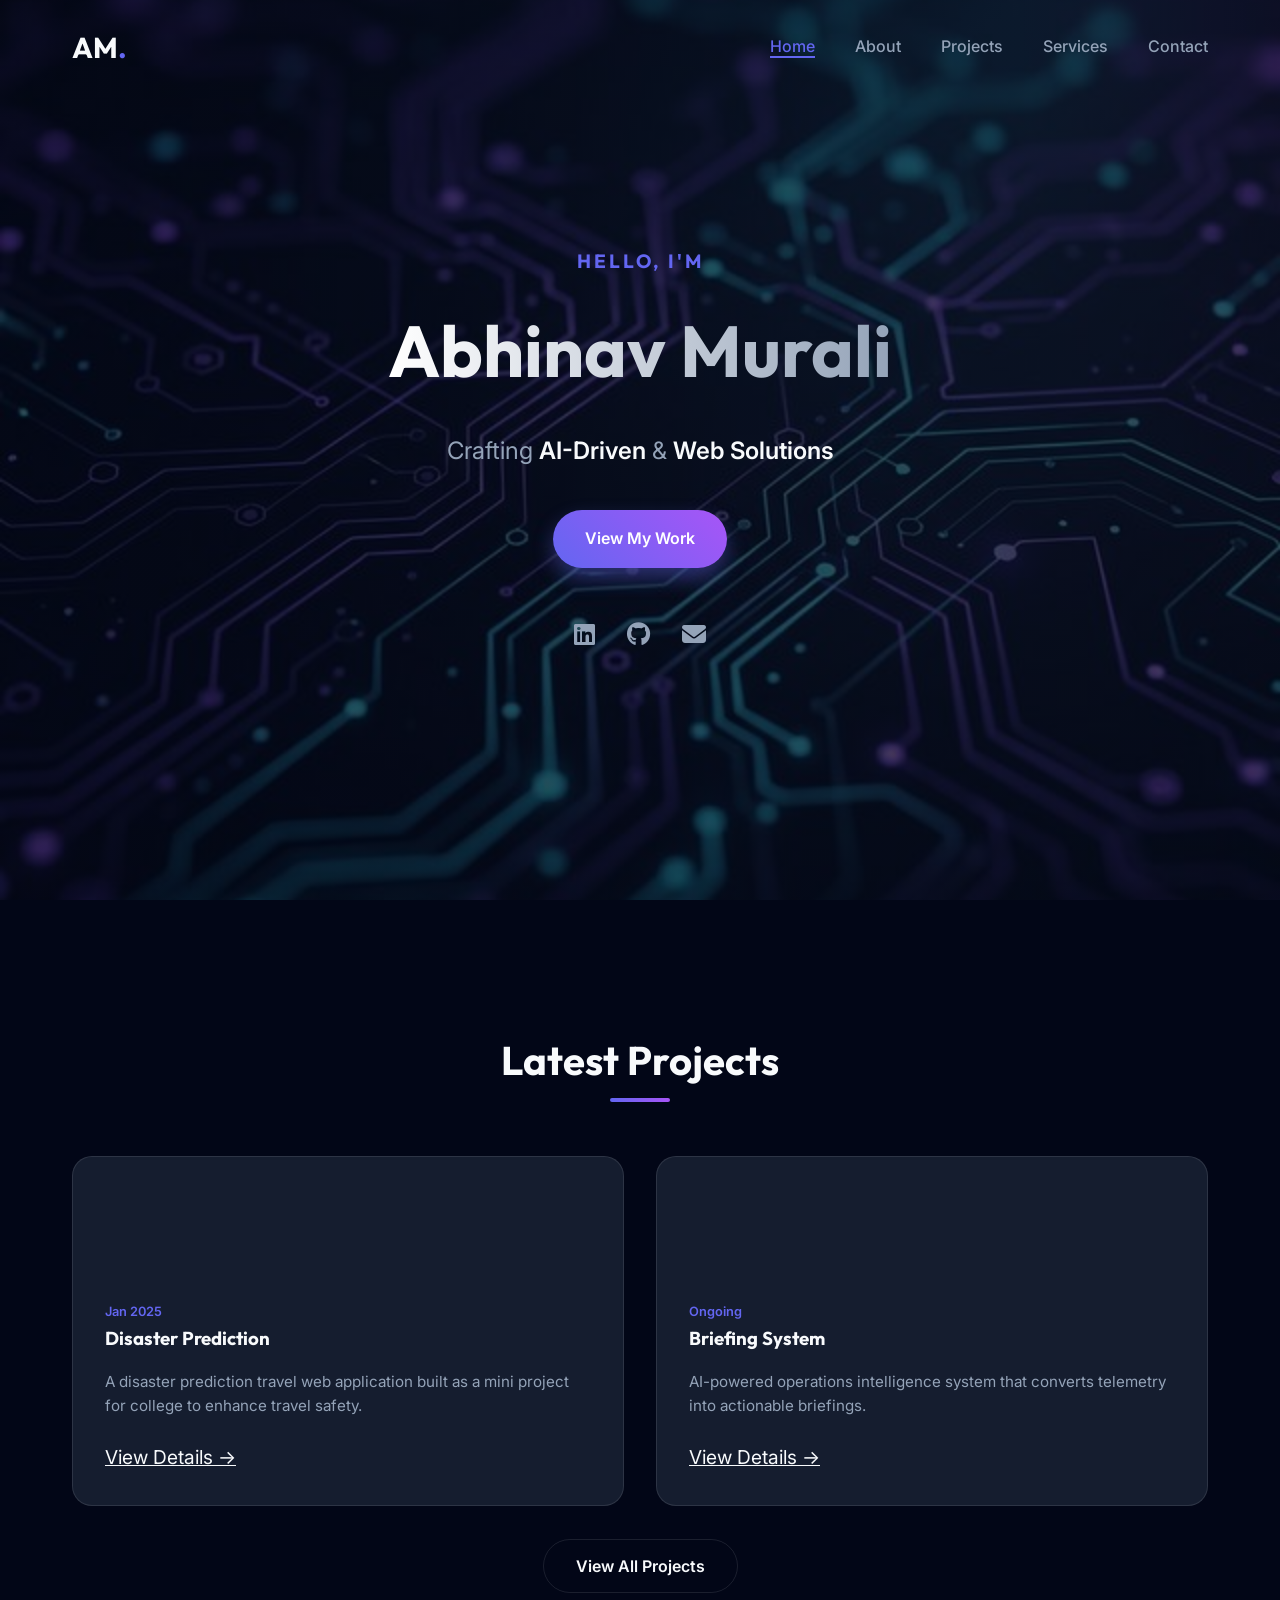
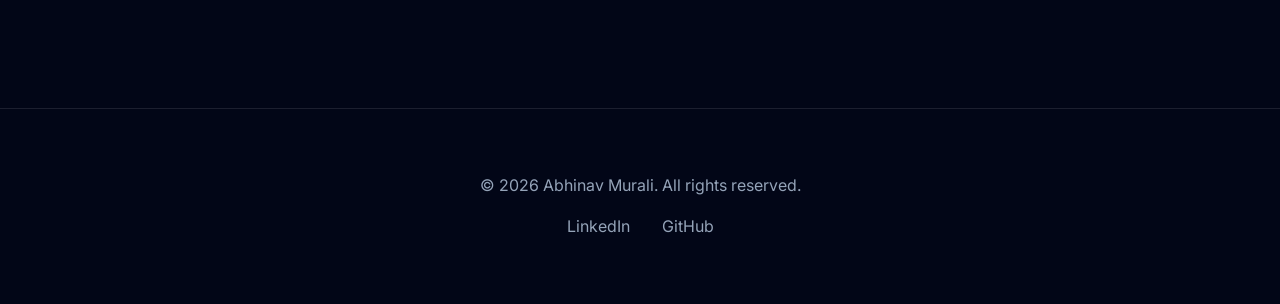
<file: index.html>
<!DOCTYPE html>
<html lang="en">
<head>
    <meta charset="UTF-8">
    <meta name="viewport" content="width=device-width, initial-scale=1.0">
    <title>Abhinav Murali | AI & Web Developer Portfolio</title>
    <meta name="description" content="Portfolio of Abhinav Murali, a BTech IT student specializing in AI-driven and web-based applications.">
    
    <!-- Google Fonts -->
    <link rel="preconnect" href="https://fonts.googleapis.com">
    <link rel="preconnect" href="https://fonts.gstatic.com" crossorigin>
    <link href="https://fonts.googleapis.com/css2?family=Inter:wght@300;400;600;700&family=Outfit:wght@300;400;600;700&display=swap" rel="stylesheet">
    
    <!-- Font Awesome for Icons -->
    <link rel="stylesheet" href="https://cdnjs.cloudflare.com/ajax/libs/font-awesome/6.4.0/css/all.min.css">
    
    <link rel="stylesheet" href="style.css">
</head>
<body>
    <!-- Navigation -->
    <nav id="navbar">
        <div class="nav-container">
            <a href="index.html" class="logo">AM<span>.</span></a>
            <ul class="nav-links">
                <li><a href="index.html" class="active">Home</a></li>
                <li><a href="about.html">About</a></li>
                <li><a href="projects.html">Projects</a></li>
                <li><a href="services.html">Services</a></li>
                <li><a href="contact.html">Contact</a></li>
            </ul>
            <div class="menu-btn" id="menu-btn">
                <i class="fas fa-bars"></i>
            </div>
        </div>
    </nav>

    <!-- Hero Section -->
    <section id="home" class="hero">
        <div class="hero-content reveal active">
            <h2 class="greeting">Hello, I'm</h2>
            <h1 class="name">Abhinav Murali</h1>
            <p class="tagline">Crafting <span class="highlight">AI-Driven</span> & <span class="highlight">Web Solutions</span></p>
            <div class="hero-btns">
                <a href="projects.html" class="btn primary">View My Work</a>
            </div>
            <div class="social-icons">
                <a href="https://www.linkedin.com/in/abhinav-murali-97431627b/" target="_blank"><i class="fab fa-linkedin"></i></a>
                <a href="https://github.com/Abhinav0016" target="_blank"><i class="fab fa-github"></i></a>
                <a href="mailto:abhinavmurali010@gmail.com"><i class="fas fa-envelope"></i></a>
            </div>
        </div>
    </section>

    <!-- Project Highlights -->
    <section class="section">
        <div class="container">
            <h2 class="section-title reveal">Latest Projects</h2>
            <div class="projects-grid reveal">
                <!-- Project 1: Disaster Prediction -->
                <div class="project-card">
                    <div class="project-content">
                        <span class="date">Jan 2025</span>
                        <h3>Disaster Prediction</h3>
                        <p>A disaster prediction travel web application built as a mini project for college to enhance travel safety.</p>
                        <div class="project-links">
                            <a href="projects.html" class="btn-text">View Details →</a>
                        </div>
                    </div>
                </div>
                <!-- Project 2: Briefing System -->
                <div class="project-card">
                    <div class="project-content">
                        <span class="date">Ongoing</span>
                        <h3>Briefing System</h3>
                        <p>AI-powered operations intelligence system that converts telemetry into actionable briefings.</p>
                        <div class="project-links">
                            <a href="projects.html" class="btn-text">View Details →</a>
                        </div>
                    </div>
                </div>
            </div>
            <div style="text-align: center; margin-top: 3rem;">
                <a href="projects.html" class="btn secondary">View All Projects</a>
            </div>
        </div>
    </section>

    <footer>
        <div class="container">
            <p>&copy; 2026 Abhinav Murali. All rights reserved.</p>
            <div class="footer-links">
                <a href="https://www.linkedin.com/in/abhinav-murali-97431627b/" target="_blank">LinkedIn</a>
                <a href="https://github.com/Abhinav0016" target="_blank">GitHub</a>
            </div>
        </div>
    </footer>

    <script src="script.js"></script>
</body>
</html>
</file>
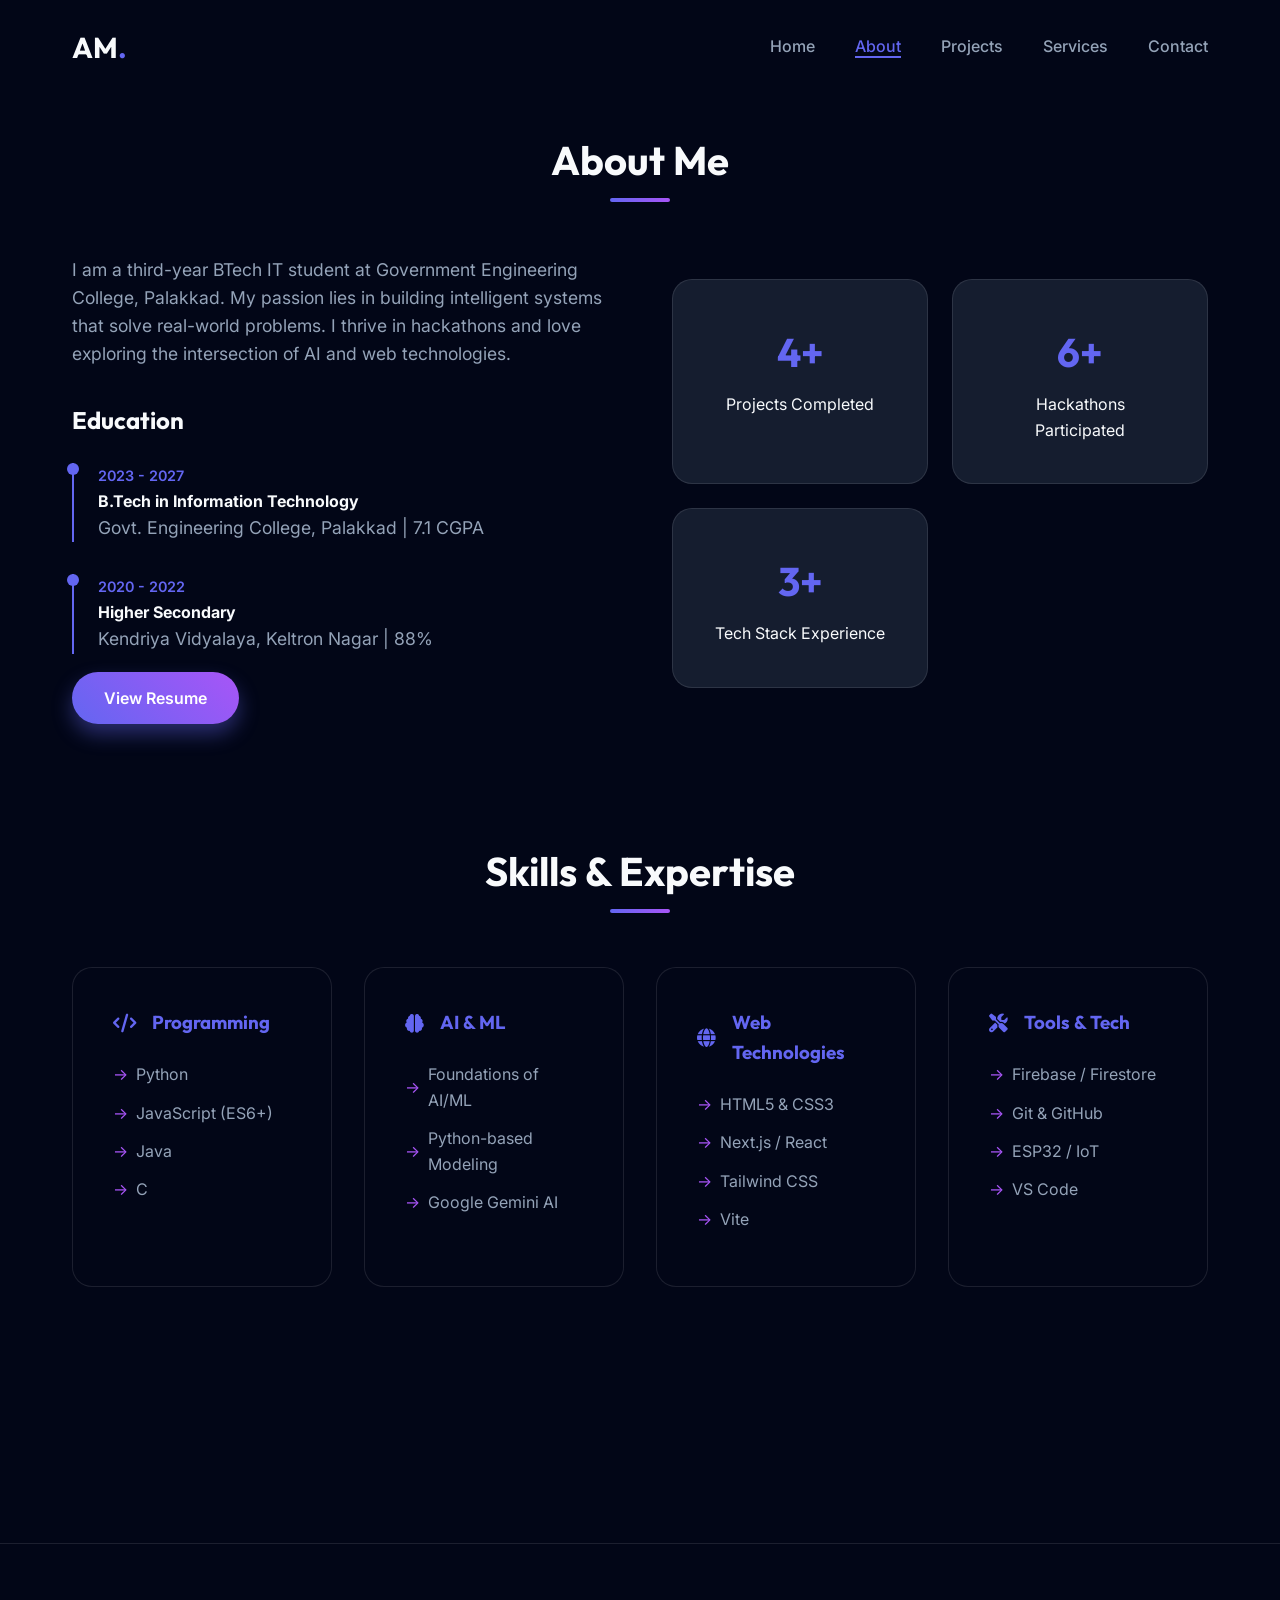
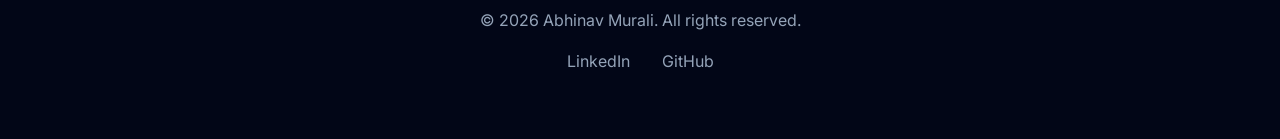
<file: about.html>
<!DOCTYPE html>
<html lang="en">
<head>
    <meta charset="UTF-8">
    <meta name="viewport" content="width=device-width, initial-scale=1.0">
    <title>About Me | Abhinav Murali</title>
    <link rel="preconnect" href="https://fonts.googleapis.com">
    <link rel="preconnect" href="https://fonts.gstatic.com" crossorigin>
    <link href="https://fonts.googleapis.com/css2?family=Inter:wght@300;400;600;700&family=Outfit:wght@300;400;600;700&display=swap" rel="stylesheet">
    <link rel="stylesheet" href="https://cdnjs.cloudflare.com/ajax/libs/font-awesome/6.4.0/css/all.min.css">
    <link rel="stylesheet" href="style.css">
</head>
<body>
    <nav id="navbar" class="scrolled">
        <div class="nav-container">
            <a href="index.html" class="logo">AM<span>.</span></a>
            <ul class="nav-links">
                <li><a href="index.html">Home</a></li>
                <li><a href="about.html" class="active">About</a></li>
                <li><a href="projects.html">Projects</a></li>
                <li><a href="services.html">Services</a></li>
                <li><a href="contact.html">Contact</a></li>
            </ul>
            <div class="menu-btn" id="menu-btn">
                <i class="fas fa-bars"></i>
            </div>
        </div>
    </nav>

    <section class="section">
        <div class="container">
            <h2 class="section-title reveal active">About Me</h2>
            <div class="about-grid reveal active">
                <div class="about-text">
                    <p>I am a third-year BTech IT student at Government Engineering College, Palakkad. My passion lies in building intelligent systems that solve real-world problems. I thrive in hackathons and love exploring the intersection of AI and web technologies.</p>
                    <div class="education">
                        <h3>Education</h3>
                        <div class="edu-item">
                            <span class="year">2023 - 2027</span>
                            <h4>B.Tech in Information Technology</h4>
                            <p>Govt. Engineering College, Palakkad | 7.1 CGPA</p>
                        </div>
                        <div class="edu-item">
                            <span class="year">2020 - 2022</span>
                            <h4>Higher Secondary</h4>
                            <p>Kendriya Vidyalaya, Keltron Nagar | 88%</p>
                        </div>
                    </div>
                    <div style="margin-top: 2rem;">
                        <a href="https://drive.google.com/file/d/1JMq1tOqPVP0mp_X1qbvv4ELvA2TukQdi/view?usp=sharing" target="_blank" class="btn primary">View Resume</a>
                    </div>
                </div>
                <div class="about-stats">
                    <div class="stat-card">
                        <h3>4+</h3>
                        <p>Projects Completed</p>
                    </div>
                    <div class="stat-card">
                        <h3>6+</h3>
                        <p>Hackathons Participated</p>
                    </div>
                    <div class="stat-card">
                        <h3>3+</h3>
                        <p>Tech Stack Experience</p>
                    </div>
                </div>
            </div>

            <div class="skills-section section">
                <h2 class="section-title reveal">Skills & Expertise</h2>
                <div class="skills-grid reveal">
                    <div class="skill-category">
                        <h3><i class="fas fa-code"></i> Programming</h3>
                        <ul>
                            <li>Python</li>
                            <li>JavaScript (ES6+)</li>
                            <li>Java</li>
                            <li>C</li>
                        </ul>
                    </div>
                    <div class="skill-category">
                        <h3><i class="fas fa-brain"></i> AI & ML</h3>
                        <ul>
                            <li>Foundations of AI/ML</li>
                            <li>Python-based Modeling</li>
                            <li>Google Gemini AI</li>
                        </ul>
                    </div>
                    <div class="skill-category">
                        <h3><i class="fas fa-globe"></i> Web Technologies</h3>
                        <ul>
                            <li>HTML5 & CSS3</li>
                            <li>Next.js / React</li>
                            <li>Tailwind CSS</li>
                            <li>Vite</li>
                        </ul>
                    </div>
                    <div class="skill-category">
                        <h3><i class="fas fa-tools"></i> Tools & Tech</h3>
                        <ul>
                            <li>Firebase / Firestore</li>
                            <li>Git & GitHub</li>
                            <li>ESP32 / IoT</li>
                            <li>VS Code</li>
                        </ul>
                    </div>
                </div>
            </div>
        </div>
    </section>

    <footer>
        <div class="container">
            <p>&copy; 2026 Abhinav Murali. All rights reserved.</p>
            <div class="footer-links">
                <a href="https://www.linkedin.com/in/abhinav-murali-97431627b/" target="_blank">LinkedIn</a>
                <a href="https://github.com/Abhinav0016" target="_blank">GitHub</a>
            </div>
        </div>
    </footer>

    <script src="script.js"></script>
</body>
</html>
</file>
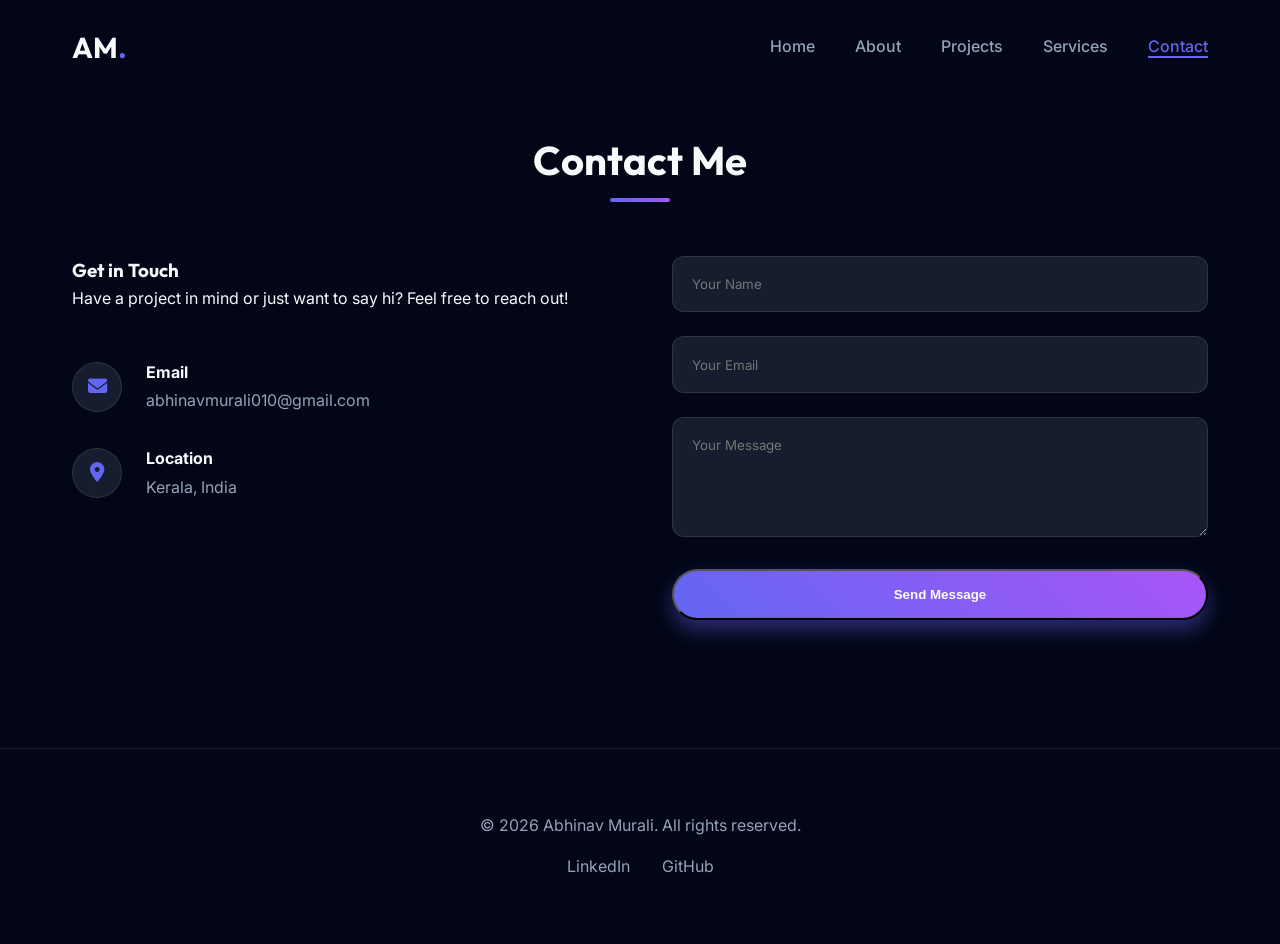
<file: contact.html>
<!DOCTYPE html>
<html lang="en">
<head>
    <meta charset="UTF-8">
    <meta name="viewport" content="width=device-width, initial-scale=1.0">
    <title>Contact Me | Abhinav Murali</title>
    <link rel="preconnect" href="https://fonts.googleapis.com">
    <link rel="preconnect" href="https://fonts.gstatic.com" crossorigin>
    <link href="https://fonts.googleapis.com/css2?family=Inter:wght@300;400;600;700&family=Outfit:wght@300;400;600;700&display=swap" rel="stylesheet">
    <link rel="stylesheet" href="https://cdnjs.cloudflare.com/ajax/libs/font-awesome/6.4.0/css/all.min.css">
    <link rel="stylesheet" href="style.css">
</head>
<body>
    <nav id="navbar" class="scrolled">
        <div class="nav-container">
            <a href="index.html" class="logo">AM<span>.</span></a>
            <ul class="nav-links">
                <li><a href="index.html">Home</a></li>
                <li><a href="about.html">About</a></li>
                <li><a href="projects.html">Projects</a></li>
                <li><a href="services.html">Services</a></li>
                <li><a href="contact.html" class="active">Contact</a></li>
            </ul>
            <div class="menu-btn" id="menu-btn">
                <i class="fas fa-bars"></i>
            </div>
        </div>
    </nav>

    <section class="section">
        <div class="container">
            <h2 class="section-title reveal active">Contact Me</h2>
            <div class="contact-grid reveal active">
                <div class="contact-info">
                    <h3>Get in Touch</h3>
                    <p>Have a project in mind or just want to say hi? Feel free to reach out!</p>
                    <div class="contact-items">
                        <div class="contact-item">
                            <i class="fas fa-envelope"></i>
                            <div>
                                <h4>Email</h4>
                                <p>abhinavmurali010@gmail.com</p>
                            </div>
                        </div>
                        <div class="contact-item">
                            <i class="fas fa-map-marker-alt"></i>
                            <div>
                                <h4>Location</h4>
                                <p>Kerala, India</p>
                            </div>
                        </div>
                    </div>
                </div>
                <form class="contact-form" action="https://docs.google.com/forms/d/e/1FAIpQLSfrIEOpUVUm-JCJgRPYJ-qas_RuEqMr-RHdZ7gqbu60935KfA/formResponse" method="POST">
                    <input type="hidden" name="fvv" value="1">
                    <input type="hidden" name="fbzx" value="-2254778270599823210">
                    <input type="hidden" name="pageHistory" value="0">
                    <div class="form-group">
                        <input type="text" name="entry.1477533623" placeholder="Your Name" required>
                    </div>
                    <div class="form-group">
                        <input type="email" name="entry.727314194" placeholder="Your Email" required>
                    </div>
                    <div class="form-group">
                        <textarea name="entry.202274720" placeholder="Your Message" rows="5" required></textarea>
                    </div>
                    <button type="submit" class="btn primary">Send Message</button>
                </form>
            </div>
        </div>
    </section>

    <footer>
        <div class="container">
            <p>&copy; 2026 Abhinav Murali. All rights reserved.</p>
            <div class="footer-links">
                <a href="https://www.linkedin.com/in/abhinav-murali-97431627b/" target="_blank">LinkedIn</a>
                <a href="https://github.com/Abhinav0016" target="_blank">GitHub</a>
            </div>
        </div>
    </footer>

    <script src="script.js"></script>
</body>
</html>
</file>
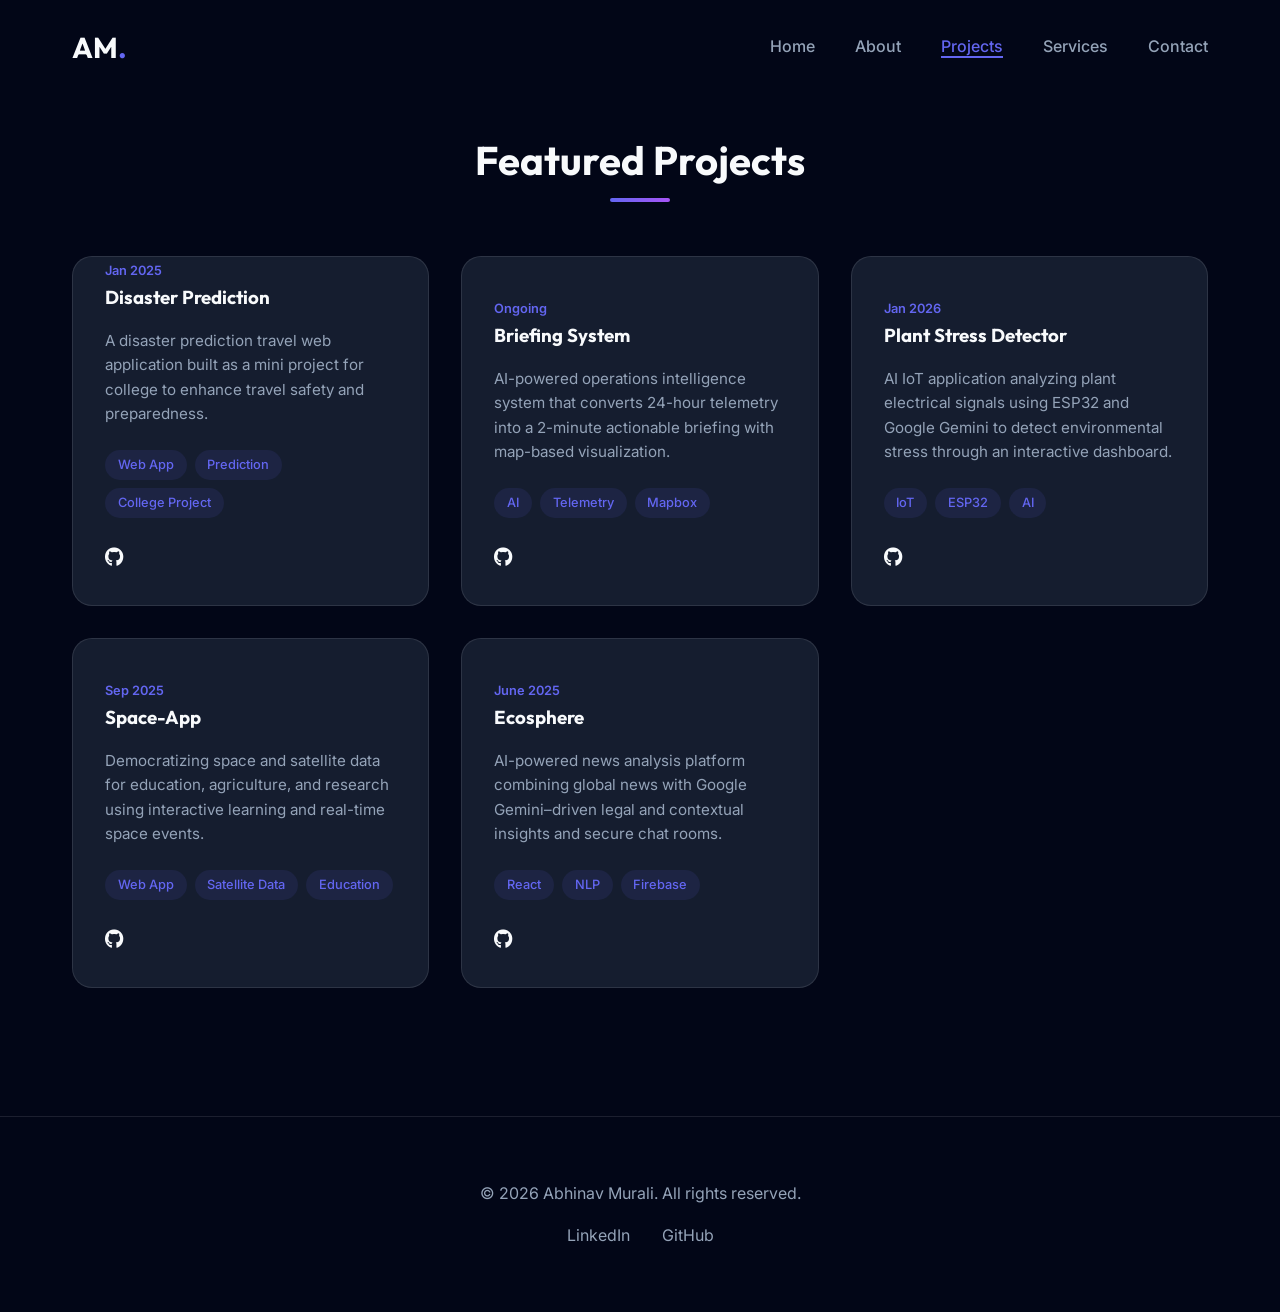
<file: projects.html>
<!DOCTYPE html>
<html lang="en">
<head>
    <meta charset="UTF-8">
    <meta name="viewport" content="width=device-width, initial-scale=1.0">
    <title>Featured Projects | Abhinav Murali</title>
    <link rel="preconnect" href="https://fonts.googleapis.com">
    <link rel="preconnect" href="https://fonts.gstatic.com" crossorigin>
    <link href="https://fonts.googleapis.com/css2?family=Inter:wght@300;400;600;700&family=Outfit:wght@300;400;600;700&display=swap" rel="stylesheet">
    <link rel="stylesheet" href="https://cdnjs.cloudflare.com/ajax/libs/font-awesome/6.4.0/css/all.min.css">
    <link rel="stylesheet" href="style.css">
</head>
<body>
    <nav id="navbar" class="scrolled">
        <div class="nav-container">
            <a href="index.html" class="logo">AM<span>.</span></a>
            <ul class="nav-links">
                <li><a href="index.html">Home</a></li>
                <li><a href="about.html">About</a></li>
                <li><a href="projects.html" class="active">Projects</a></li>
                <li><a href="services.html">Services</a></li>
                <li><a href="contact.html">Contact</a></li>
            </ul>
            <div class="menu-btn" id="menu-btn">
                <i class="fas fa-bars"></i>
            </div>
        </div>
    </nav>

    <section class="section">
        <div class="container">
            <h2 class="section-title reveal active">Featured Projects</h2>
            <div class="projects-grid reveal active">
                <!-- 1. Disaster Prediction -->
                <div class="project-card">
                    <div class="project-content">
                        <span class="date">Jan 2025</span>
                        <h3>Disaster Prediction</h3>
                        <p>A disaster prediction travel web application built as a mini project for college to enhance travel safety and preparedness.</p>
                        <div class="tags">
                            <span>Web App</span>
                            <span>Prediction</span>
                            <span>College Project</span>
                        </div>
                        <div class="project-links">
                            <a href="https://github.com/Abhinav0016/MiniProject" target="_blank"><i class="fab fa-github"></i></a>
                        </div>
                    </div>
                </div>

                <!-- 2. Briefing (Real-Time Ops Monitor) -->
                <div class="project-card">
                    <div class="project-content">
                        <span class="date">Ongoing</span>
                        <h3>Briefing System</h3>
                        <p>AI-powered operations intelligence system that converts 24-hour telemetry into a 2-minute actionable briefing with map-based visualization.</p>
                        <div class="tags">
                            <span>AI</span>
                            <span>Telemetry</span>
                            <span>Mapbox</span>
                        </div>
                        <div class="project-links">
                            <a href="https://github.com/Abhinav0016/real-time-ops-monitor" target="_blank"><i class="fab fa-github"></i></a>
                        </div>
                    </div>
                </div>

                <!-- 3. Plant Stress -->
                <div class="project-card">
                    <div class="project-content">
                        <span class="date">Jan 2026</span>
                        <h3>Plant Stress Detector</h3>
                        <p>AI IoT application analyzing plant electrical signals using ESP32 and Google Gemini to detect environmental stress through an interactive dashboard.</p>
                        <div class="tags">
                            <span>IoT</span>
                            <span>ESP32</span>
                            <span>AI</span>
                        </div>
                        <div class="project-links">
                            <a href="https://github.com/Abhinav0016/Plant-stress-detector" target="_blank"><i class="fab fa-github"></i></a>
                        </div>
                    </div>
                </div>

                <!-- 4. Space App -->
                <div class="project-card">
                    <div class="project-content">
                        <span class="date">Sep 2025</span>
                        <h3>Space-App</h3>
                        <p>Democratizing space and satellite data for education, agriculture, and research using interactive learning and real-time space events.</p>
                        <div class="tags">
                            <span>Web App</span>
                            <span>Satellite Data</span>
                            <span>Education</span>
                        </div>
                        <div class="project-links">
                            <a href="https://github.com/Abhinav0016/space-app" target="_blank"><i class="fab fa-github"></i></a>
                        </div>
                    </div>
                </div>

                <!-- 5. Ecosphere -->
                <div class="project-card">
                    <div class="project-content">
                        <span class="date">June 2025</span>
                        <h3>Ecosphere</h3>
                        <p>AI-powered news analysis platform combining global news with Google Gemini–driven legal and contextual insights and secure chat rooms.</p>
                        <div class="tags">
                            <span>React</span>
                            <span>NLP</span>
                            <span>Firebase</span>
                        </div>
                        <div class="project-links">
                            <a href="https://github.com/Abhinav0016/news-app" target="_blank"><i class="fab fa-github"></i></a>
                        </div>
                    </div>
                </div>
            </div>
        </div>
    </section>

    <footer>
        <div class="container">
            <p>&copy; 2026 Abhinav Murali. All rights reserved.</p>
            <div class="footer-links">
                <a href="https://www.linkedin.com/in/abhinav-murali-97431627b/" target="_blank">LinkedIn</a>
                <a href="https://github.com/Abhinav0016" target="_blank">GitHub</a>
            </div>
        </div>
    </footer>

    <script src="script.js"></script>
</body>
</html>
</file>
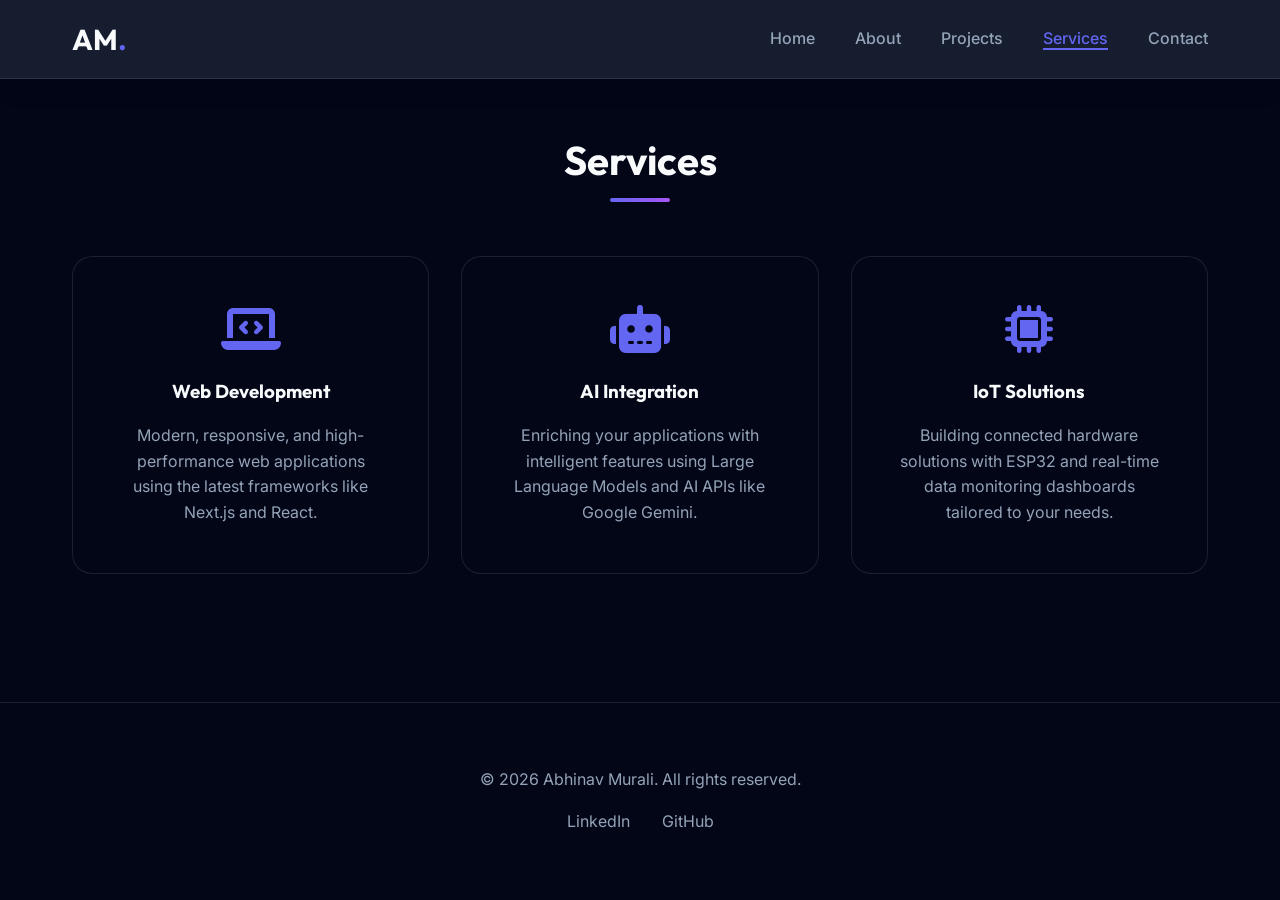
<file: services.html>
<!DOCTYPE html>
<html lang="en">
<head>
    <meta charset="UTF-8">
    <meta name="viewport" content="width=device-width, initial-scale=1.0">
    <title>Our Services | Abhinav Murali</title>
    <link rel="preconnect" href="https://fonts.googleapis.com">
    <link rel="preconnect" href="https://fonts.gstatic.com" crossorigin>
    <link href="https://fonts.googleapis.com/css2?family=Inter:wght@300;400;600;700&family=Outfit:wght@300;400;600;700&display=swap" rel="stylesheet">
    <link rel="stylesheet" href="https://cdnjs.cloudflare.com/ajax/libs/font-awesome/6.4.0/css/all.min.css">
    <link rel="stylesheet" href="style.css">
</head>
<body>
    <nav id="navbar" class="scrolled">
        <div class="nav-container">
            <a href="index.html" class="logo">AM<span>.</span></a>
            <ul class="nav-links">
                <li><a href="index.html">Home</a></li>
                <li><a href="about.html">About</a></li>
                <li><a href="projects.html">Projects</a></li>
                <li><a href="services.html" class="active">Services</a></li>
                <li><a href="contact.html">Contact</a></li>
            </ul>
            <div class="menu-btn" id="menu-btn">
                <i class="fas fa-bars"></i>
            </div>
        </div>
    </nav>

    <section class="section">
        <div class="container">
            <h2 class="section-title reveal active">Services</h2>
            <div class="services-grid reveal active">
                <div class="service-card">
                    <i class="fas fa-laptop-code"></i>
                    <h3>Web Development</h3>
                    <p>Modern, responsive, and high-performance web applications using the latest frameworks like Next.js and React.</p>
                </div>
                <div class="service-card">
                    <i class="fas fa-robot"></i>
                    <h3>AI Integration</h3>
                    <p>Enriching your applications with intelligent features using Large Language Models and AI APIs like Google Gemini.</p>
                </div>
                <div class="service-card">
                    <i class="fas fa-microchip"></i>
                    <h3>IoT Solutions</h3>
                    <p>Building connected hardware solutions with ESP32 and real-time data monitoring dashboards tailored to your needs.</p>
                </div>
            </div>
        </div>
    </section>

    <footer>
        <div class="container">
            <p>&copy; 2026 Abhinav Murali. All rights reserved.</p>
            <div class="footer-links">
                <a href="https://www.linkedin.com/in/abhinav-murali-97431627b/" target="_blank">LinkedIn</a>
                <a href="https://github.com/Abhinav0016" target="_blank">GitHub</a>
            </div>
        </div>
    </footer>

    <script src="script.js"></script>
</body>
</html>
</file>
<file: style.css>
/* Core styles and Variables */
:root {
    --primary: #6366f1;
    --primary-glow: rgba(99, 102, 241, 0.4);
    --secondary: #a855f7;
    --bg-dark: #0f172a;
    --bg-darker: #020617;
    --text-light: #f8fafc;
    --text-dim: #94a3b8;
    --glass: rgba(30, 41, 59, 0.7);
    --border: rgba(255, 255, 255, 0.1);
    --transition: all 0.3s cubic-bezier(0.4, 0, 0.2, 1);
}

* {
    margin: 0;
    padding: 0;
    box-sizing: border-box;
}

html {
    scroll-behavior: smooth;
}

body {
    font-family: 'Inter', sans-serif;
    background-color: var(--bg-darker);
    color: var(--text-light);
    line-height: 1.6;
    overflow-x: hidden;
}

h1, h2, h3, .logo {
    font-family: 'Outfit', sans-serif;
}

.container {
    max-width: 1200px;
    margin: 0 auto;
    padding: 0 2rem;
}

.section {
    padding: 8rem 0;
}

.section.alternate {
    background-color: var(--bg-dark);
}

.section-title {
    font-size: 2.5rem;
    text-align: center;
    margin-bottom: 4rem;
    position: relative;
}

.section-title::after {
    content: '';
    position: absolute;
    bottom: -10px;
    left: 50%;
    transform: translateX(-50%);
    width: 60px;
    height: 4px;
    background: linear-gradient(90deg, var(--primary), var(--secondary));
    border-radius: 2px;
}

/* Navbar */
nav {
    position: fixed;
    top: 0;
    width: 100%;
    z-index: 1000;
    padding: 1.5rem 0;
    transition: var(--transition);
}

nav.scrolled {
    background: var(--glass);
    backdrop-filter: blur(10px);
    padding: 1rem 0;
    box-shadow: 0 4px 30px rgba(0, 0, 0, 0.1);
    border-bottom: 1px solid var(--border);
}

.nav-container {
    max-width: 1200px;
    margin: 0 auto;
    padding: 0 2rem;
    display: flex;
    justify-content: space-between;
    align-items: center;
}

.logo {
    font-size: 1.8rem;
    font-weight: 700;
    text-decoration: none;
    color: var(--text-light);
}

.logo span {
    color: var(--primary);
}

.nav-links {
    display: flex;
    list-style: none;
    gap: 2.5rem;
}

.nav-links a {
    text-decoration: none;
    color: var(--text-dim);
    font-weight: 500;
    transition: var(--transition);
}

.nav-links a:hover,
.nav-links a.active {
    color: var(--primary);
    border-bottom: 2px solid var(--primary);
}

.menu-btn {
    display: none;
    font-size: 1.5rem;
    cursor: pointer;
}

/* Hero */
.hero {
    height: 100vh;
    display: flex;
    align-items: center;
    justify-content: center;
    text-align: center;
    background: linear-gradient(rgba(2, 6, 23, 0.7), rgba(2, 6, 23, 0.7)), url('hero_bg.png');
    background-size: cover;
    background-position: center;
    position: relative;
}

.hero-content {
    max-width: 800px;
}

.hero .greeting {
    font-size: 1.2rem;
    color: var(--primary);
    text-transform: uppercase;
    letter-spacing: 3px;
    margin-bottom: 1rem;
}

.hero .name {
    font-size: 4.5rem;
    margin-bottom: 1.5rem;
    background: linear-gradient(to right, #fff, var(--text-dim));
    -webkit-background-clip: text;
    background-clip: text;
    -webkit-text-fill-color: transparent;
}

.hero .tagline {
    font-size: 1.5rem;
    color: var(--text-dim);
    margin-bottom: 2.5rem;
}

.hero .highlight {
    color: var(--text-light);
    font-weight: 600;
}

.hero-btns {
    display: flex;
    gap: 1.5rem;
    justify-content: center;
    margin-bottom: 3rem;
}

.btn {
    padding: 1rem 2rem;
    border-radius: 50px;
    text-decoration: none;
    font-weight: 600;
    transition: var(--transition);
    cursor: pointer;
}

.btn.primary {
    background: linear-gradient(45deg, var(--primary), var(--secondary));
    color: white;
    box-shadow: 0 10px 20px var(--primary-glow);
}

.btn.primary:hover {
    transform: translateY(-3px);
    box-shadow: 0 15px 30px var(--primary-glow);
}

.btn.secondary {
    border: 1px solid var(--border);
    color: var(--text-light);
    backdrop-filter: blur(5px);
}

.btn.secondary:hover {
    background: var(--border);
    transform: translateY(-3px);
}

.social-icons {
    display: flex;
    gap: 2rem;
    justify-content: center;
}

.social-icons a {
    color: var(--text-dim);
    font-size: 1.5rem;
    transition: var(--transition);
}

.social-icons a:hover {
    color: var(--primary);
    transform: scale(1.2);
}

/* About Section */
.about-grid {
    display: grid;
    grid-template-columns: 1fr 1fr;
    gap: 4rem;
    align-items: center;
}

.about-text p {
    margin-bottom: 2rem;
    font-size: 1.1rem;
    color: var(--text-dim);
}

.education h3 {
    margin-bottom: 1.5rem;
    font-size: 1.5rem;
}

.edu-item {
    padding-left: 1.5rem;
    border-left: 2px solid var(--primary);
    margin-bottom: 2rem;
    position: relative;
}

.edu-item::before {
    content: '';
    position: absolute;
    left: -7px;
    top: 0;
    width: 12px;
    height: 12px;
    background: var(--primary);
    border-radius: 50%;
}

.edu-item .year {
    color: var(--primary);
    font-weight: 600;
    font-size: 0.9rem;
}

.about-stats {
    display: grid;
    grid-template-columns: 1fr 1fr;
    gap: 1.5rem;
}

.stat-card {
    background: var(--glass);
    padding: 2.5rem;
    border-radius: 20px;
    border: 1px solid var(--border);
    text-align: center;
    transition: var(--transition);
}

.stat-card:hover {
    border-color: var(--primary);
    transform: translateY(-10px);
}

.stat-card h3 {
    font-size: 2.5rem;
    color: var(--primary);
    margin-bottom: 0.5rem;
}

/* Skills */
.skills-grid {
    display: grid;
    grid-template-columns: repeat(auto-fit, minmax(250px, 1fr));
    gap: 2rem;
}

.skill-category {
    background: var(--bg-darker);
    padding: 2.5rem;
    border-radius: 20px;
    border: 1px solid var(--border);
    transition: var(--transition);
}

.skill-category:hover {
    border-color: var(--secondary);
    background: var(--glass);
}

.skill-category h3 {
    margin-bottom: 1.5rem;
    color: var(--primary);
    display: flex;
    align-items: center;
    gap: 1rem;
}

.skill-category ul {
    list-style: none;
}

.skill-category li {
    margin-bottom: 0.8rem;
    color: var(--text-dim);
    display: flex;
    align-items: center;
    gap: 0.5rem;
}

.skill-category li::before {
    content: '→';
    color: var(--secondary);
}

/* Projects */
.projects-grid {
    display: grid;
    grid-template-columns: repeat(auto-fit, minmax(300px, 1fr));
    gap: 2rem;
}

.project-card {
    height: 350px;
    background: var(--glass);
    border-radius: 20px;
    border: 1px solid var(--border);
    overflow: hidden;
    position: relative;
    padding: 2rem;
    display: flex;
    flex-direction: column;
    justify-content: flex-end;
    transition: var(--transition);
}

.project-card:hover {
    transform: translateY(-10px);
    border-color: var(--primary);
    box-shadow: 0 20px 40px rgba(0,0,0,0.3);
}

.project-card .date {
    font-size: 0.8rem;
    color: var(--primary);
    font-weight: 600;
    margin-bottom: 0.5rem;
}

.project-card h3 {
    margin-bottom: 1rem;
}

.project-card p {
    color: var(--text-dim);
    font-size: 0.95rem;
    margin-bottom: 1.5rem;
}

.tags {
    display: flex;
    flex-wrap: wrap;
    gap: 0.5rem;
    margin-bottom: 1.5rem;
}

.tags span {
    background: rgba(99, 102, 241, 0.1);
    color: var(--primary);
    padding: 0.3rem 0.8rem;
    border-radius: 50px;
    font-size: 0.8rem;
    font-weight: 500;
}

.project-links {
    display: flex;
    gap: 1rem;
}

.project-links a {
    color: var(--text-light);
    font-size: 1.2rem;
    transition: var(--transition);
}

.project-links a:hover {
    color: var(--primary);
}

/* Services */
.services-grid {
    display: grid;
    grid-template-columns: repeat(auto-fit, minmax(300px, 1fr));
    gap: 2rem;
}

.service-card {
    background: var(--bg-darker);
    padding: 3rem;
    border-radius: 20px;
    border: 1px solid var(--border);
    text-align: center;
    transition: var(--transition);
}

.service-card:hover {
    background: linear-gradient(135deg, var(--bg-darker), var(--glass));
    border-color: var(--primary);
    transform: translateY(-5px);
}

.service-card i {
    font-size: 3rem;
    color: var(--primary);
    margin-bottom: 1.5rem;
}

.service-card h3 {
    margin-bottom: 1rem;
}

.service-card p {
    color: var(--text-dim);
}

/* Contact */
.contact-grid {
    display: grid;
    grid-template-columns: 1fr 1fr;
    gap: 4rem;
}

.contact-items {
    margin-top: 3rem;
}

.contact-item {
    display: flex;
    gap: 1.5rem;
    margin-bottom: 2rem;
    align-items: center;
}

.contact-item i {
    width: 50px;
    height: 50px;
    background: var(--glass);
    border-radius: 50%;
    display: flex;
    align-items: center;
    justify-content: center;
    color: var(--primary);
    font-size: 1.2rem;
    border: 1px solid var(--border);
}

.contact-item h4 {
    margin-bottom: 0.2rem;
}

.contact-item p {
    color: var(--text-dim);
}

.contact-form {
    display: flex;
    flex-direction: column;
    gap: 1.5rem;
}

.form-group input, .form-group textarea {
    width: 100%;
    padding: 1.2rem;
    background: var(--glass);
    border: 1px solid var(--border);
    border-radius: 12px;
    color: var(--text-light);
    outline: none;
    font-family: inherit;
    transition: var(--transition);
}

.form-group input:focus, .form-group textarea:focus {
    border-color: var(--primary);
    box-shadow: 0 0 15px var(--primary-glow);
}

/* Footer */
footer {
    padding: 4rem 0;
    border-top: 1px solid var(--border);
    text-align: center;
}

footer p {
    color: var(--text-dim);
    margin-bottom: 1rem;
}

.footer-links {
    display: flex;
    justify-content: center;
    gap: 2rem;
}

.footer-links a {
    color: var(--text-dim);
    text-decoration: none;
    transition: var(--transition);
}

.footer-links a:hover {
    color: var(--primary);
}

/* Animations */
.reveal {
    opacity: 0;
    transform: translateY(30px);
    transition: all 0.8s ease-out;
}

.reveal.active {
    opacity: 1;
    transform: translateY(0);
}

/* Mobile Responsive */
@media (max-width: 991px) {
    .about-grid, .contact-grid {
        grid-template-columns: 1fr;
    }
    
    .hero .name {
        font-size: 3rem;
    }
}

@media (max-width: 768px) {
    .nav-links {
        position: fixed;
        top: 0;
        right: -100%;
        width: 70%;
        height: 100vh;
        background: var(--bg-darker);
        backdrop-filter: blur(20px);
        flex-direction: column;
        justify-content: center;
        align-items: center;
        transition: var(--transition);
        z-index: 1000;
        box-shadow: -10px 0 30px rgba(0,0,0,0.5);
    }

    .nav-links.active {
        right: 0;
    }

    .nav-links li {
        margin: 1.5rem 0;
    }

    .menu-btn {
        display: block;
        z-index: 1001;
    }
    
    .section {
        padding: 5rem 0;
    }
}
</file>
